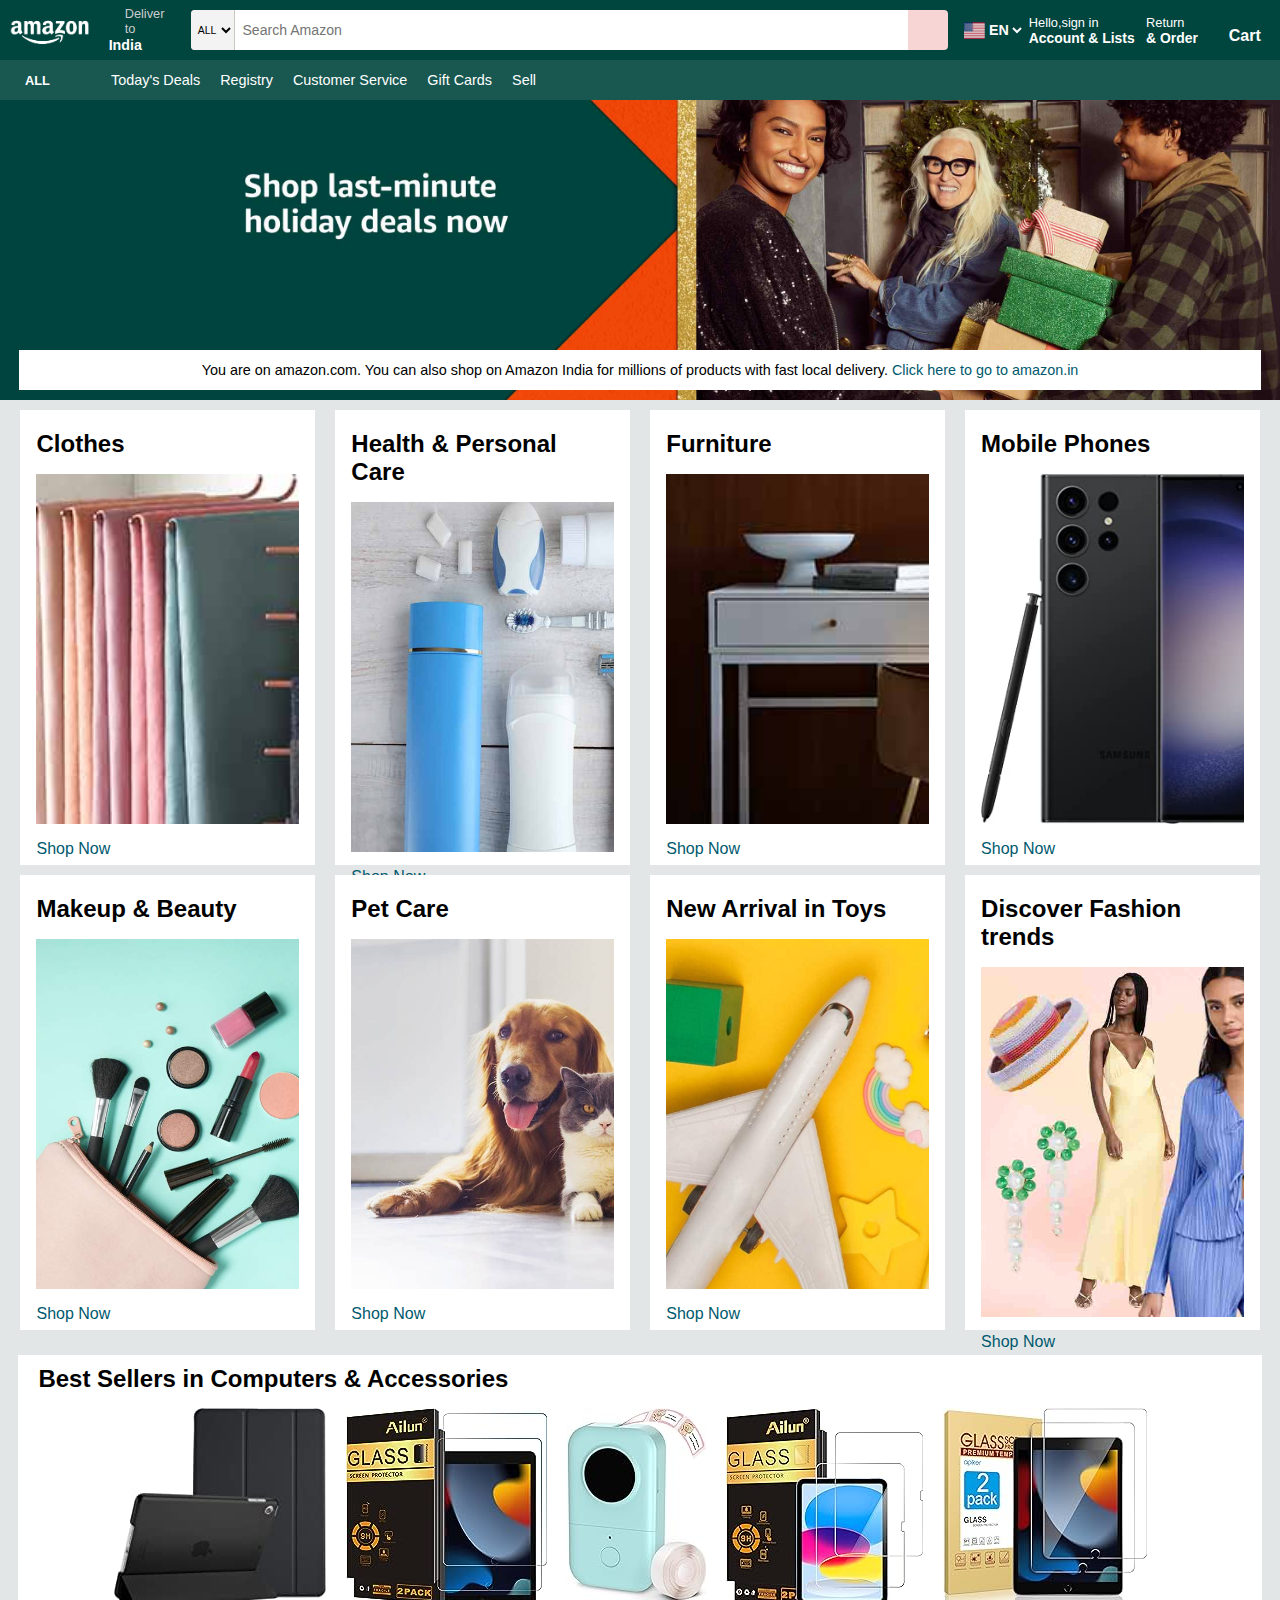
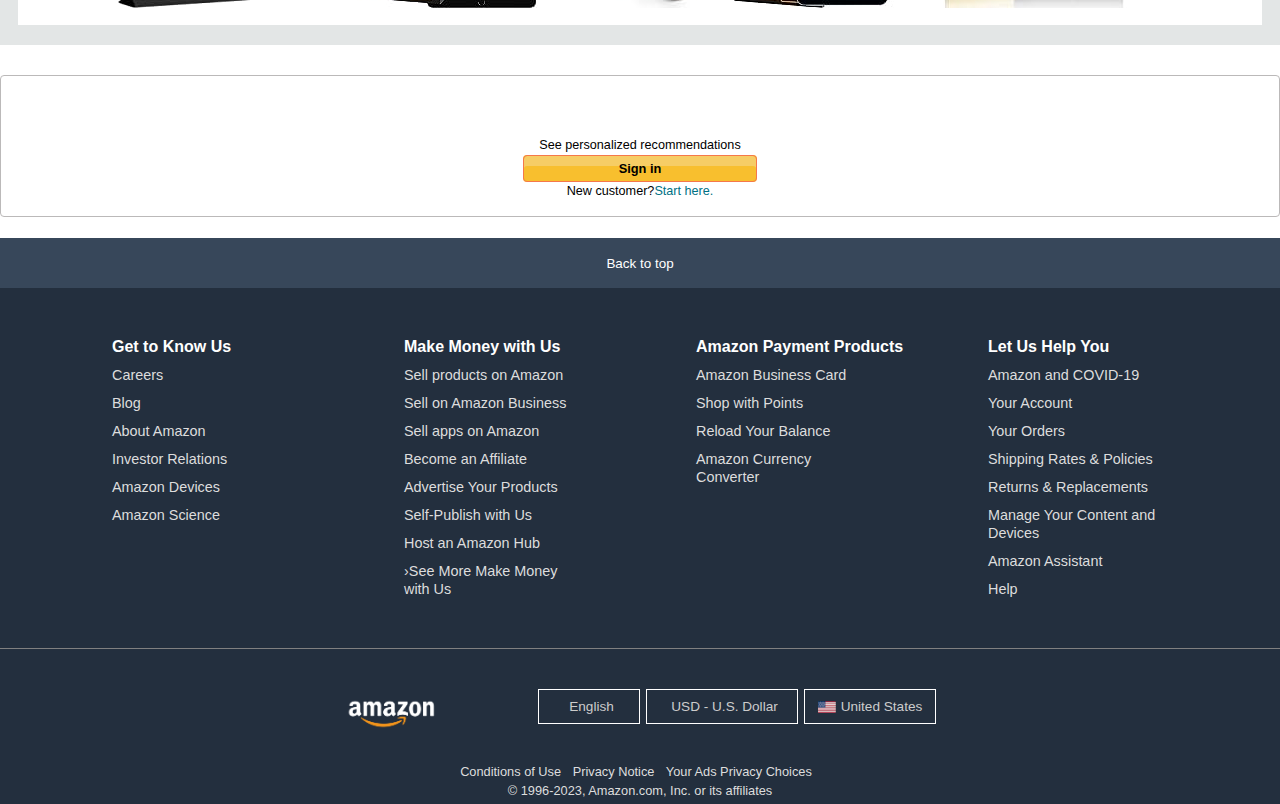
<file: index.html>
<!DOCTYPE html>
<html lang="en">

<head>
    <meta charset="UTF-8">
    <meta name="viewport" content="width=device-width, initial-scale=1.0">
    <title>Amazon.com</title>
    <link rel="stylesheet" href="style.css">
    <link rel="stylesheet" href="https://cdnjs.cloudflare.com/ajax/libs/font-awesome/6.5.1/css/all.min.css"
        integrity="sha512-DTOQO9RWCH3ppGqcWaEA1BIZOC6xxalwEsw9c2QQeAIftl+Vegovlnee1c9QX4TctnWMn13TZye+giMm8e2LwA=="
        crossorigin="anonymous" referrerpolicy="no-referrer" />
</head>

<body>
    <header>
        <div id="navbar">
            <div class="nav-logo border">
                <div class="logo"></div>
            </div>
            <div class="address border">
                <div class="loc">
                    <p>Deliver to</p>
                    <i class="fa-solid fa-location-dot"></i>
                    <span>India</span>
                </div>
            </div>
            <div class="nav-search">

                <select class="search-select">
                    <option>ALL</option>
                </select>
                <input placeholder="Search Amazon" class="search-input">
                <div class="search-icon">
                    <i class="fa-solid fa-magnifying-glass"></i>
                </div>
            </div>
            <div class="nav-country border">
                <img src="country.png" alt="error">
                <select>
                    <option>EN</option>
                    <option>IN</option>
                    <option>NE</option>
                    <option>NE</option>
                    <option>LO</option>
                    <option>JA</option>
                </select>
            </div>
            <div class="nav-sign border">
                <div class="account">
                    <p class=" hello">Hello,sign in</p>
                    <p class="list">Account & Lists</p>
                </div>
            </div>
            <div class="nav-order border">
                <div class="account">
                    <p class=" hello">Return</p>
                    <p class="list">& Order</p>
                </div>
            </div>
            <div class="nav-cart border">
                <div class="cart">
                    <i class="fa-solid fa-cart-shopping"></i>
                    <p>Cart</p>
                </div>
            </div>
        </div>
    </header>
    <div class="menu ">
        <div class="ham-menu border">
            <i class="fa-solid fa-bars"></i>
            <span>ALL</span>
        </div>
        <div class="menu-content ">
            <ul>
                <li><a class="border" href="#">Today's Deals</a></li>
                <li><a class="border" href="#">Registry</a></li>
                <li><a class="border" href="#">Customer Service</a></li>
                <li><a class="border" href="#">Gift Cards</a></li>
                <li><a class="border" href="#">Sell</a></li>
            </ul>
        </div>
    </div>
    <div class="main">
        <div class="main-content">
            <p>You are on amazon.com. You can also shop on Amazon India for millions of products with fast local
                delivery. <a href="#">Click here to go to amazon.in</a></p>
        </div>
    </div>
    <div class="items">
        <div class="box1 box ">
            <div class="box-content">
                <h2>Clothes</h2>
                <div class="box-imag" style="background-image: url(box1_image.jpg);"></div>
                <a href="#">Shop Now</a>
            </div>
        </div>
        <div class="box2 box ">
            <div class="box-content">
                <h2> Health & Personal Care</h2>
                <div class="box-imag" style="background-image: url(box2_image.jpg);"></div>
                <a href="#">Shop Now</a>
            </div>
        </div>
        <div class="box3 box ">
            <div class="box-content">
                <h2>Furniture</h2>
                <div class="box-imag" style="background-image: url(box3_image.jpg);"></div>
                <a href="#">Shop Now</a>
            </div>
        </div>
        <div class="box4 box ">
            <div class="box-content">
                <h2>Mobile Phones</h2>
                <div class="box-imag" style="background-image: url(box4_image.jpg);"></div>
                <a href="#">Shop Now</a>
            </div>
        </div>
        <div class="box1 box ">
            <div class="box-content">
                <h2>Makeup & Beauty</h2>
                <div class="box-imag" style="background-image: url(box5_image.jpg);"></div>
                <a href="#">Shop Now</a>
            </div>
        </div>
        <div class="box2 box ">
            <div class="box-content">
                <h2>Pet Care</h2>
                <div class="box-imag" style="background-image: url(box6_image.jpg);"></div>
                <a href="#">Shop Now</a>
            </div>
        </div>
        <div class="box3 box ">
            <div class="box-content">
                <h2>New Arrival in Toys</h2>
                <div class="box-imag" style="background-image: url(box7_image.jpg);"></div>
                <a href="#">Shop Now</a>
            </div>
        </div>
        <div class="box4 box ">
            <div class="box-content">
                <h2>Discover Fashion trends</h2>
                <div class="box-imag" style="background-image: url(box8_image.jpg);"></div>
                <a href="#">Shop Now</a>
            </div>
        </div>
    </div>
    <div class="ma-sell">
        <div class="sellers">
            <h2>Best Sellers in Computers & Accessories</h2>
            <div class="see"><img src="1.jpg" alt="error">
                <img src="2.jpg" alt="error">
                <img src="3.jpg" alt="error">
                <img src="4.jpg" alt="error">
                <img src="5.jpg" alt="error">
            </div>
        </div>
    </div>
    <div class="sign-in">
        <div class="sign">
            <div class="now">
                <div class="won">
                    <div class="per"> See personalized recommendations</div>
                    <span class="in">Sign in</span>
                    <div>
                        <p class="ni">New customer?<a href="#">Start here.</a></p>
                    </div>
                </div>
            </div>
            <div class="see">
            </div>
        </div>
    </div>
    <footer>
        <div class="footer">
            <a href="#navbar">Back to top</a>
        </div>
        <div class="last">
            <div class="all">
                <div class="lirst">
                    <ul>
                        <p>Get to Know Us</p>
                        <li> <a href="#">Careers</a></li>
                        <li> <a href="#"> Blog</a></li>
                        <li> <a href="#"> About Amazon</a></li>
                        <li> <a href="#"> Investor Relations</a></li>
                        <li> <a href="#"> Amazon Devices</a></li>
                        <li> <a href="#"> Amazon Science</a></li>

                    </ul>
                </div>
                <div class="lirst">
                    <ul>
                        <p>Make Money with Us</p>
                        <li> <a href="#">Sell products on Amazon</a></li>
                        <li> <a href="#"> Sell on Amazon Business</a></li>
                        <li> <a href="#"> Sell apps on Amazon</a></li>
                        <li> <a href="#"> Become an Affiliate</a></li>
                        <li> <a href="#"> Advertise Your Products</a></li>
                        <li> <a href="#"> Self-Publish with Us</a></li>
                        <li> <a href="#"> Host an Amazon Hub</a></li>
                        <li> <a href="#">›See More Make Money with Us </a></li>

                    </ul>
                </div>
                <div class="lirst">
                    <ul>
                        <p>Amazon Payment Products</p>
                        <li> <a href="#"> Amazon Business Card</a></li>
                        <li><a href="#">Shop with Points </a></li>
                        <li><a href="#"> Reload Your Balance</a></li>
                        <li> <a href="#"> Amazon Currency Converter</a></li>


                    </ul>
                </div>
                <div class="lirst">
                    <ul>
                        <p>Let Us Help You</p>
                        <li> <a href="#">Amazon and COVID-19</a></li>
                        <li><a href="#">Your Account </a></li>
                        <li> <a href="#"> Your Orders</a></li>
                        <li><a href="#"> Shipping Rates & Policies</a></li>
                        <li> <a href="#"> Returns & Replacements</a></li>
                        <li> <a href="#">Manage Your Content and Devices </a></li>
                        <li> <a href="#">Amazon Assistant </a></li>
                        <li> <a href="#">Help </a></li>

                    </ul>
                </div>

            </div>

        </div>

        <div class="footer-last">
            <div class="foot">
                <div class="lasting"> </div>
                <div class="eng">
                    <i class="fa-solid fa-globe"></i>
                    <span>English</span>
                </div>
                <div class="icon">
                    <i class="fa-solid fa-dollar-sign"></i>
                    <span>USD - U.S. Dollar</span>
                </div>
                <div class="tyu">
                    <img src="country.png" alt="error">
                    <span>United States</span>
                </div>
            </div>

        </div>
        <div class="copy">
            <div class="cond">
                <span>Conditions of Use</span>
                <span>Privacy Notice</span>
                <span> Your Ads Privacy Choices</span>
            </div>
            <div class="copyright">
                <span>© 1996-2023, Amazon.com, Inc. or its affiliates</span>
            </div>
        </div>
    </footer>
</body>

</html>
</file>
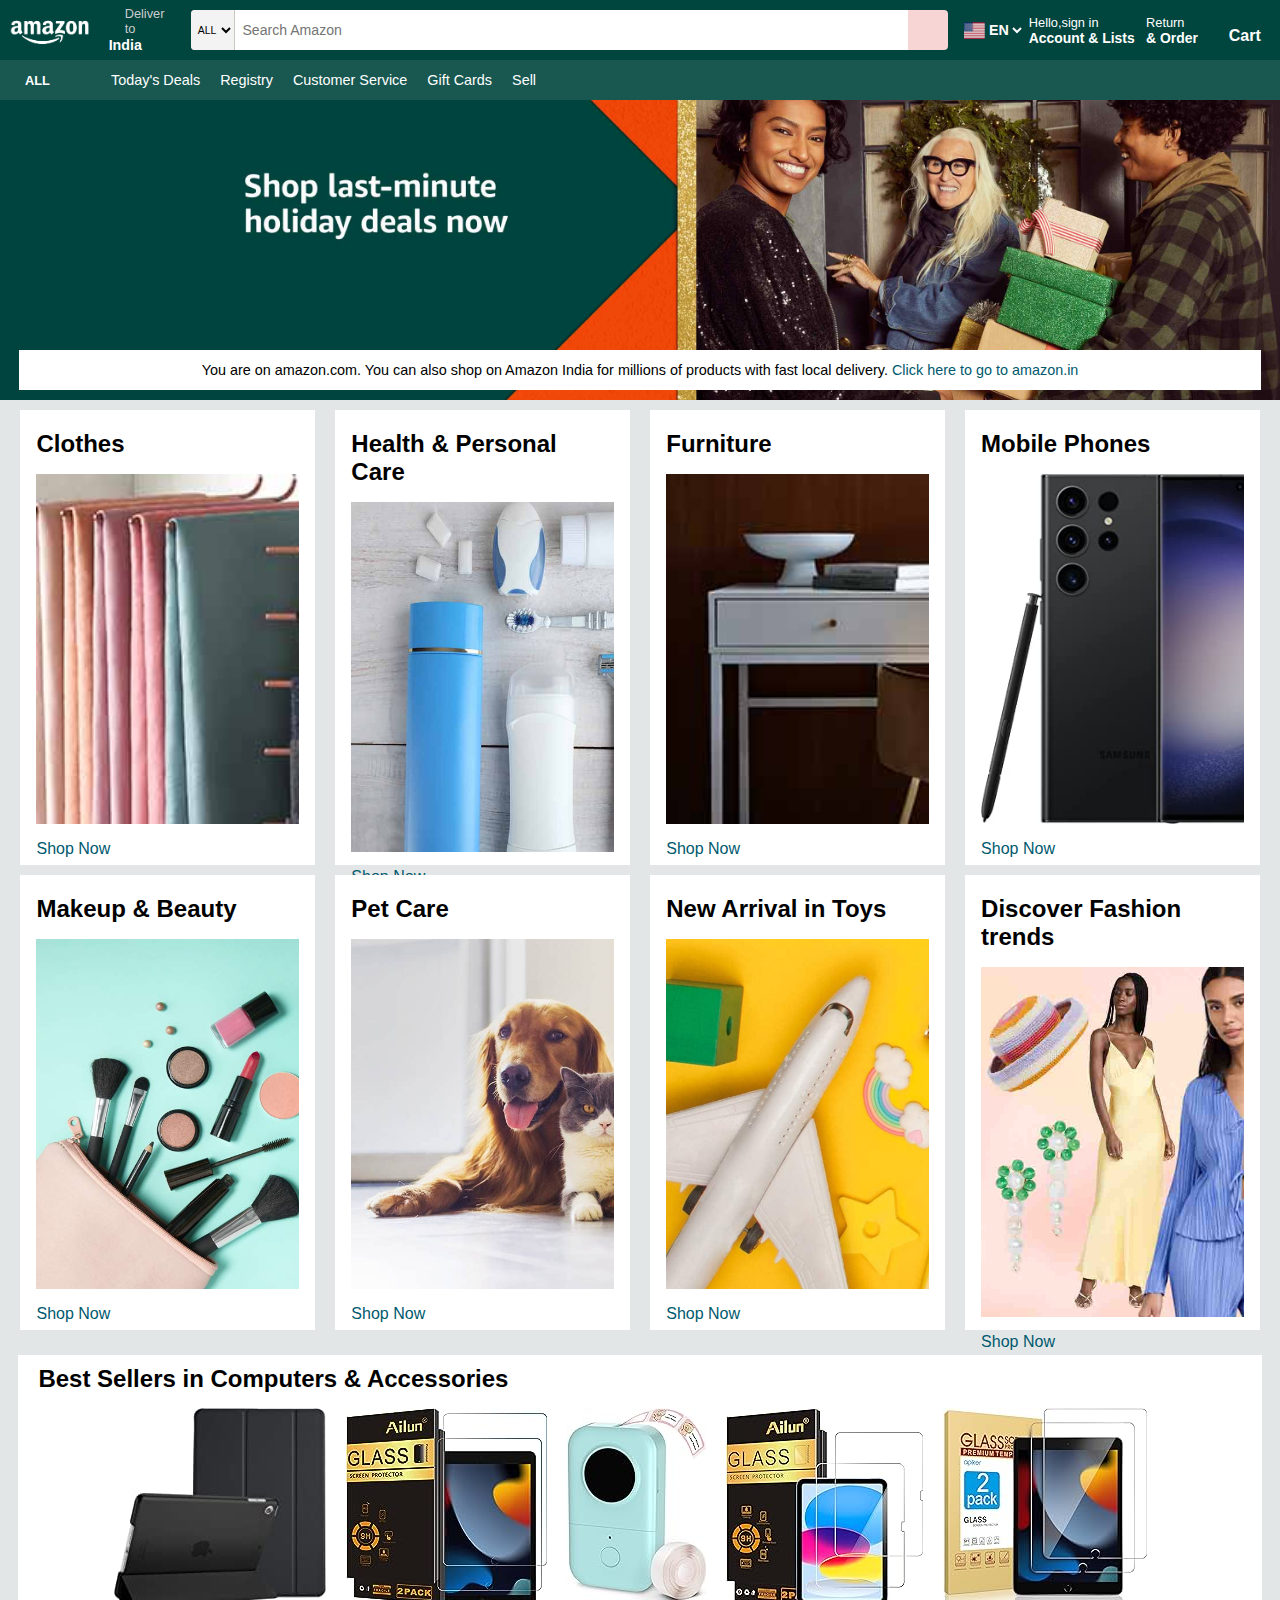
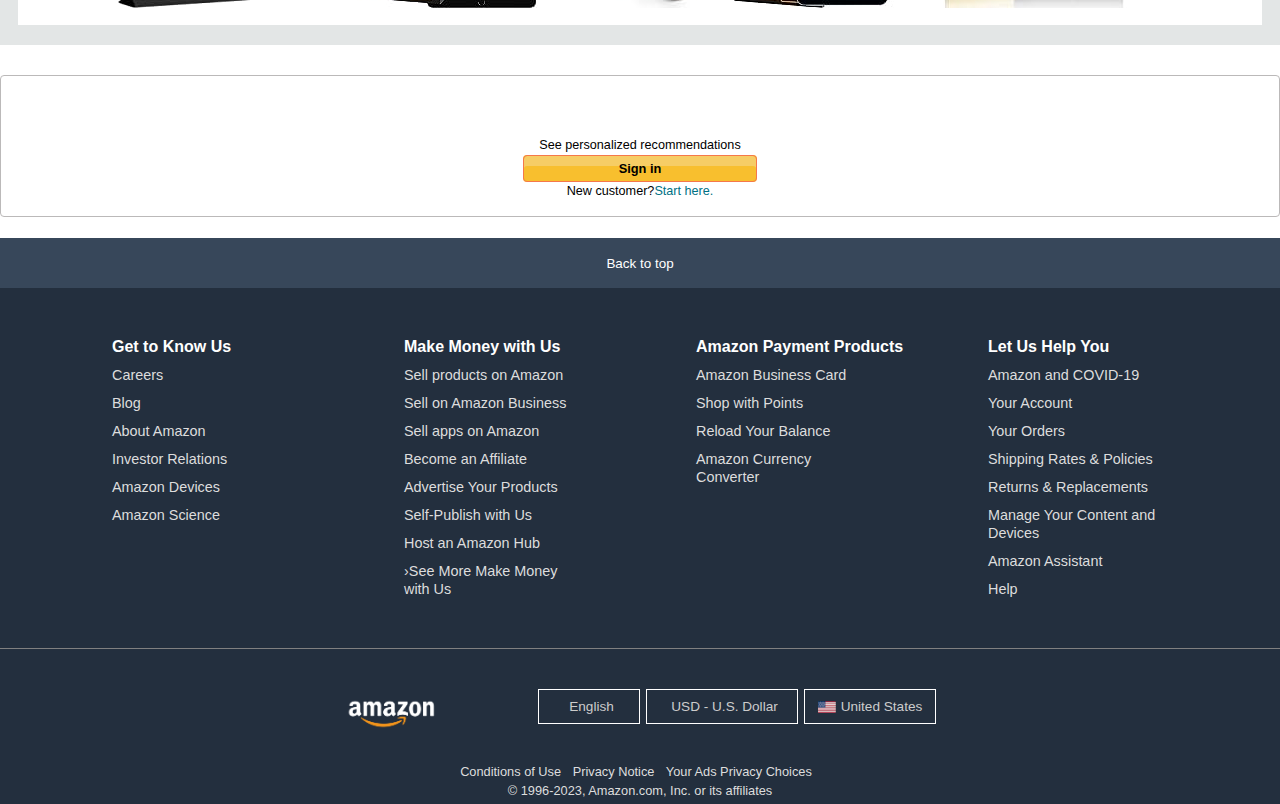
<file: clone.html>
<!DOCTYPE html>
<html lang="en">

<head>
    <meta charset="UTF-8">
    <meta name="viewport" content="width=device-width, initial-scale=1.0">
    <title>Amazon.com</title>
    <link rel="stylesheet" href="style.css">
    <link rel="stylesheet" href="https://cdnjs.cloudflare.com/ajax/libs/font-awesome/6.5.1/css/all.min.css"
        integrity="sha512-DTOQO9RWCH3ppGqcWaEA1BIZOC6xxalwEsw9c2QQeAIftl+Vegovlnee1c9QX4TctnWMn13TZye+giMm8e2LwA=="
        crossorigin="anonymous" referrerpolicy="no-referrer" />
</head>

<body>
    <header>
        <div id="navbar">
            <div class="nav-logo border">
                <div class="logo"></div>
            </div>
            <div class="address border">
                <div class="loc">
                    <p>Deliver to</p>
                    <i class="fa-solid fa-location-dot"></i>
                    <span>India</span>
                </div>
            </div>
            <div class="nav-search">

                <select class="search-select">
                    <option>ALL</option>
                </select>
                <input placeholder="Search Amazon" class="search-input">
                <div class="search-icon">
                    <i class="fa-solid fa-magnifying-glass"></i>
                </div>
            </div>
            <div class="nav-country border">
                <img src="country.png" alt="error">
                <select>
                    <option>EN</option>
                    <option>IN</option>
                    <option>NE</option>
                    <option>NE</option>
                    <option>LO</option>
                    <option>JA</option>
                </select>
            </div>
            <div class="nav-sign border">
                <div class="account">
                    <p class=" hello">Hello,sign in</p>
                    <p class="list">Account & Lists</p>
                </div>
            </div>
            <div class="nav-order border">
                <div class="account">
                    <p class=" hello">Return</p>
                    <p class="list">& Order</p>
                </div>
            </div>
            <div class="nav-cart border">
                <div class="cart">
                    <i class="fa-solid fa-cart-shopping"></i>
                    <p>Cart</p>
                </div>
            </div>
        </div>
    </header>
    <div class="menu ">
        <div class="ham-menu border">
            <i class="fa-solid fa-bars"></i>
            <span>ALL</span>
        </div>
        <div class="menu-content ">
            <ul>
                <li><a class="border" href="#">Today's Deals</a></li>
                <li><a class="border" href="#">Registry</a></li>
                <li><a class="border" href="#">Customer Service</a></li>
                <li><a class="border" href="#">Gift Cards</a></li>
                <li><a class="border" href="#">Sell</a></li>
            </ul>
        </div>
    </div>
    <div class="main">
        <div class="main-content">
            <p>You are on amazon.com. You can also shop on Amazon India for millions of products with fast local
                delivery. <a href="#">Click here to go to amazon.in</a></p>
        </div>
    </div>
    <div class="items">
        <div class="box1 box ">
            <div class="box-content">
                <h2>Clothes</h2>
                <div class="box-imag" style="background-image: url(box1_image.jpg);"></div>
                <a href="#">Shop Now</a>
            </div>
        </div>
        <div class="box2 box ">
            <div class="box-content">
                <h2> Health & Personal Care</h2>
                <div class="box-imag" style="background-image: url(box2_image.jpg);"></div>
                <a href="#">Shop Now</a>
            </div>
        </div>
        <div class="box3 box ">
            <div class="box-content">
                <h2>Furniture</h2>
                <div class="box-imag" style="background-image: url(box3_image.jpg);"></div>
                <a href="#">Shop Now</a>
            </div>
        </div>
        <div class="box4 box ">
            <div class="box-content">
                <h2>Mobile Phones</h2>
                <div class="box-imag" style="background-image: url(box4_image.jpg);"></div>
                <a href="#">Shop Now</a>
            </div>
        </div>
        <div class="box1 box ">
            <div class="box-content">
                <h2>Makeup & Beauty</h2>
                <div class="box-imag" style="background-image: url(box5_image.jpg);"></div>
                <a href="#">Shop Now</a>
            </div>
        </div>
        <div class="box2 box ">
            <div class="box-content">
                <h2>Pet Care</h2>
                <div class="box-imag" style="background-image: url(box6_image.jpg);"></div>
                <a href="#">Shop Now</a>
            </div>
        </div>
        <div class="box3 box ">
            <div class="box-content">
                <h2>New Arrival in Toys</h2>
                <div class="box-imag" style="background-image: url(box7_image.jpg);"></div>
                <a href="#">Shop Now</a>
            </div>
        </div>
        <div class="box4 box ">
            <div class="box-content">
                <h2>Discover Fashion trends</h2>
                <div class="box-imag" style="background-image: url(box8_image.jpg);"></div>
                <a href="#">Shop Now</a>
            </div>
        </div>
    </div>
    <div class="ma-sell">
        <div class="sellers">
            <h2>Best Sellers in Computers & Accessories</h2>
            <div class="see"><img src="1.jpg" alt="error">
                <img src="2.jpg" alt="error">
                <img src="3.jpg" alt="error">
                <img src="4.jpg" alt="error">
                <img src="5.jpg" alt="error">
            </div>
        </div>
    </div>
    <div class="sign-in">
        <div class="sign">
            <div class="now">
                <div class="won">
                    <div class="per"> See personalized recommendations</div>
                    <span class="in">Sign in</span>
                    <div>
                        <p class="ni">New customer?<a href="#">Start here.</a></p>
                    </div>
                </div>
            </div>
            <div class="see">
            </div>
        </div>
    </div>
    <footer>
        <div class="footer">
            <a href="#navbar">Back to top</a>
        </div>
        <div class="last">
            <div class="all">
                <div class="lirst">
                    <ul>
                        <p>Get to Know Us</p>
                        <li> <a href="#">Careers</a></li>
                        <li> <a href="#"> Blog</a></li>
                        <li> <a href="#"> About Amazon</a></li>
                        <li> <a href="#"> Investor Relations</a></li>
                        <li> <a href="#"> Amazon Devices</a></li>
                        <li> <a href="#"> Amazon Science</a></li>

                    </ul>
                </div>
                <div class="lirst">
                    <ul>
                        <p>Make Money with Us</p>
                        <li> <a href="#">Sell products on Amazon</a></li>
                        <li> <a href="#"> Sell on Amazon Business</a></li>
                        <li> <a href="#"> Sell apps on Amazon</a></li>
                        <li> <a href="#"> Become an Affiliate</a></li>
                        <li> <a href="#"> Advertise Your Products</a></li>
                        <li> <a href="#"> Self-Publish with Us</a></li>
                        <li> <a href="#"> Host an Amazon Hub</a></li>
                        <li> <a href="#">›See More Make Money with Us </a></li>

                    </ul>
                </div>
                <div class="lirst">
                    <ul>
                        <p>Amazon Payment Products</p>
                        <li> <a href="#"> Amazon Business Card</a></li>
                        <li><a href="#">Shop with Points </a></li>
                        <li><a href="#"> Reload Your Balance</a></li>
                        <li> <a href="#"> Amazon Currency Converter</a></li>


                    </ul>
                </div>
                <div class="lirst">
                    <ul>
                        <p>Let Us Help You</p>
                        <li> <a href="#">Amazon and COVID-19</a></li>
                        <li><a href="#">Your Account </a></li>
                        <li> <a href="#"> Your Orders</a></li>
                        <li><a href="#"> Shipping Rates & Policies</a></li>
                        <li> <a href="#"> Returns & Replacements</a></li>
                        <li> <a href="#">Manage Your Content and Devices </a></li>
                        <li> <a href="#">Amazon Assistant </a></li>
                        <li> <a href="#">Help </a></li>

                    </ul>
                </div>

            </div>

        </div>

        <div class="footer-last">
            <div class="foot">
                <div class="lasting"> </div>
                <div class="eng">
                    <i class="fa-solid fa-globe"></i>
                    <span>English</span>
                </div>
                <div class="icon">
                    <i class="fa-solid fa-dollar-sign"></i>
                    <span>USD - U.S. Dollar</span>
                </div>
                <div class="tyu">
                    <img src="country.png" alt="error">
                    <span>United States</span>
                </div>
            </div>

        </div>
        <div class="copy">
            <div class="cond">
                <span>Conditions of Use</span>
                <span>Privacy Notice</span>
                <span> Your Ads Privacy Choices</span>
            </div>
            <div class="copyright">
                <span>© 1996-2023, Amazon.com, Inc. or its affiliates</span>
            </div>
        </div>
    </footer>
</body>

</html>
</file>
<file: style.css>
* {
    margin: 0;
    border: border-box;
    font-family: Arial, Helvetica, sans-serif;
    scroll-behavior: smooth;
}

#navbar {
    height: 60px;
    width: 100%;
    background-color: #00453E;
    display: flex;
    align-items: center;
    /* justify-content: space-evenly; */


}


/* box 1 */


.nav-logo {
    height: 50px;
    width: 115px;
    display: flex;
    justify-content: center;

}

.logo {
    height: 50px;
    width: 100%;
    background-size: cover;
    background-image: url("logo.png");
    padding: 1px 8px 0px 6px;

}

.border {
    border: 1.5px solid transparent;
}

.border:hover {
    border: 1.5px solid white;
}


/* box 2 */


.address p {
    padding-left: 1rem;
    color: #CCCCCC;
    font-size: 0.8rem;
}

.loc span {
    color: #FFFFFF;
    font-size: 0.89rem;
    font-weight: 700;
}

.loc {
    margin: 5px 2px 5px 0px;
    padding: 0px 9px;
}

.loc i {
    color: white;
}



/* box3 */


.nav-search {
    display: flex;
    justify-content: space-evenly;
    background-color: #f7d5d5;
    width: 900px;
    height: 40px;
    border-radius: 4px;
    margin-left: 15px;
    margin-right: 15px;
}

.search-select {
    font-size: 0.65rem;
    width: 50px;
    text-align: center;
    border-top-left-radius: 4px;
    border-bottom-left-radius: 4px;
    border: none;
    background-color: #f3f3f3;
    border-right: 1px solid rgb(201, 202, 190);
}

.search-icon {
    width: 45px;
    display: flex;
    justify-content: center;
    align-items: center;
    font-size: 1.3rem;
}

.search-input {
    width: 100%;
    font-size: 0.88rem;
    border: none;
    padding-left: 7px;

}

.nav-search:hover {
    border: 2px solid black;

}


/* country select box */


.nav-country {
    height: 50px;
    width: 73px;
    display: flex;
    justify-content: center;
    align-items: center;

}

.nav-country select {
    background-color: #00453E;
    border: none;
    color: #ffffff;
    font-size: 0.89rem;
    font-weight: 700;

}

.nav-country img {

    height: 17px;
    width: 21px;
}

/* box4 */


.hello {
    font-size: 0.8rem;
    color: #ffffff;
}

.list {
    font-size: 0.87rem;
    color: #ffffff;
    font-weight: 750;
}

.nav-sign {
    height: 50px;
    width: 130px;
    display: flex;
    justify-content: center;
    align-items: center;
}

.nav-order {
    height: 50px;
    width: 80px;
    display: flex;
    justify-content: center;
    align-items: center;
}


/* box 5 */


.nav-cart {
    height: 50px;
    width: 85px;
    display: flex;
    justify-content: center;
    align-items: center;
}

.cart {
    display: flex;
}

.cart i {
    padding-top: 3px;
    color: white;
    font-size: 1.5rem;
}

.cart p {
    padding-left: 3px;
    padding-top: 12px;
    color: white;
    font-weight: 750;
}


/* menu below navbar */

.menu {
    background-color: #195851;
    height: 40px;
    width: 100%;
    display: flex;
    align-items: center;
}

.ham-menu {
    width: 50px;
    height: 35px;
    color: #ffffff;
    display: flex;
    justify-content: center;
    align-items: center;
    margin-left: 9px;

}

.ham-menu i {
    font-size: 1.3rem;
}

.ham-menu span {
    font-size: 0.8rem;
    margin-left: 5px;

    font-weight: 550;
}



/* menu content */


.menu-content ul {
    display: flex;
    list-style: none;


}

.menu-content a {
    text-decoration: none;
    color: #ffffff;
    margin: 5px 0px 6px;
    padding: 8px 9px;
    height: 30px;
    font-size: 0.9rem;
}


/* main image display */


.main {
    background-image: url("main.jpg");
    background-size: cover;
    height: 300px;
    width: 100%;
    display: flex;
    justify-content: center;

}

.main-content {
    height: 40px;
    width: 97%;
    display: flex;
    justify-content: center;
    align-items: center;
    background-color: #ffffff;
    margin-top: 250px;
    font-size: 0.9rem;

}

.main-content a {
    text-decoration: none;
    color: #00596E;
}

.main-content a:hover {
    color: red;
    border-bottom: 1px solid red;
}


/* buy items */


.box {

    height: 420px;
    width: 23%;
    background-color: #ffffff;
    margin-top: 10px;
    padding: 20px 0px 15px;
}

.items {
    display: flex;
    justify-content: space-evenly;
    background-color: #E3E6E6;
    flex-wrap: wrap;
}

.box-imag {
    height: 350px;
    background-size: cover;
    margin-top: 1rem;
    margin-bottom: 1rem;

}

.box-content {
    margin-left: 1rem;
    margin-right: 1rem;
}

.box-content a {
    text-decoration: none;
    color: #00596E;

}

.box-content a:hover {
    color: red;
}

.ma-sell {
    background-color: #E3E6E6;
    height: 300px;
    width: 100%;
    display: flex;
    justify-content: center;
}

.sellers {
    margin-top: 25px;
    padding: 10px 20px;
    height: 250px;
    width: 94%;
    background-color: #ffffff;
}

.sellers img {
    margin-right: 20px;

}

.see {
    margin-top: 15px;
    display: flex;
    justify-content: center;
    align-items: center;
}

.sign-in {
    background-color: #E3E6E6;
    height: 190px;
    width: 100%;
    display: flex;
    justify-content: center;
}

.sign {
    margin-top: 15px;
    height: 190px;
    width: 100%;
    background-color: #ffffff;
}

.now {
    margin-top: 30px;
    /* margin-bottom: 5px; */
    height: 140px;
    border: 1px solid rgb(187, 185, 185);
    border-radius: 4px;
    text-align: center;
}

.won {
    margin-top: 62px;
}

.in {
    background-color: #f8bf2e;
    border: 1px solid rgb(245, 120, 74);
    padding: 5px 95px;
    border-radius: 4px;
    font-weight: 700;
    font-size: 0.8rem;
    color: black;
    box-shadow: inset 0px 10px #f6cd65;
    cursor: pointer;
}

.per {
    font-size: 0.79rem;
    padding-bottom: 7px;
}

.ni {
    font-size: 0.79rem;
    padding-top: 7px;
}

.ni a {
    text-decoration: none;
    color: #007185;
}


/* footer */
.footer {
    background-color: #37475A;
    height: 50px;
    width: 100%;
    display: flex;
    justify-content: center;
    align-items: center;
    margin-top: 18px;
}

.footer a {
    text-decoration: none;
    color: #ffffff;
    font-size: 0.84rem;
    cursor: pointer;
}

.last {
    height: 360px;
    width: 100%;
    background-color: #232F3E;
    display: flex;
    justify-content: space-evenly;



}

.all {
    display: flex;
    justify-content: space-evenly;
    width: 1200px;
}

.lirst ul {
    list-style-type: none;
    margin-top: 50px;
    height: 320px;
    width: 220px;
}

.lirst p {
    color: #ffffff;
    font-weight: 600;
    font-size: 1rem;
    margin-top: 5px;
    margin-bottom: 10px;
}

.lirst a {
    text-decoration: none;
    color: #dddddd;
    font-size: 0.9rem;

}

.lirst li {
    margin: 0px 0px 10px;
    width: 170px;

}

.lirst a:hover {
    border-bottom: 1px solid #dddddd;
}

.last hr {
    padding-bottom: 100px;

}

.footer-last {
    height: 115px;
    border-top: 1px solid grey;
    background-color: #232F3E;
    display: flex;
    justify-content: center;
    align-items: center;
}

.foot {
    display: flex;
    justify-content: center;
    align-items: center;
    color: #cccccc;
    cursor: pointer;
}

.lasting {
    background-image: url("amazon_logo.png");
    background-size: cover;
    height: 60px;
    width: 100px;
    margin-right: 100px;
    margin-top: 15px;
}

.tyu img {
    height: 12px;
    width: 18px;

}

.tyu {
    display: flex;
    justify-content: center;
    align-items: center;
    height: 33px;
    width: 130px;
    border: 1px solid #ffffff;
    margin: 0px 6px 0px 0px;
    font-size: 0.85rem;
}

.icon {
    display: flex;
    justify-content: center;
    align-items: center;
    height: 33px;
    width: 150px;
    border: 1px solid #ffffff;
    margin: 0px 6px 0px 0px;
    font-size: 0.85rem;
}

.eng {
    display: flex;
    justify-content: center;
    align-items: center;
    height: 33px;
    width: 100px;
    border: 1px solid #ffffff;
    margin: 0px 6px 0px 0px;
    font-size: 0.85rem;
}

.eng span {
    margin-left: 5px;

}

.icon span {
    margin-left: 5px;

}

.tyu span {
    margin-left: 5px;
}

.copy {
    text-align: center;
    height: 40px;
    background-color: #232F3E;
    color: #dddddd;
    font-size: 0.8rem;
}

.copyright {
    margin-top: 4px;
}

.cond span {
    cursor: pointer;
    padding-right: 8px;
}

.cond span:hover {
    border-bottom: 1px solid #dddddd;
}
</file>
